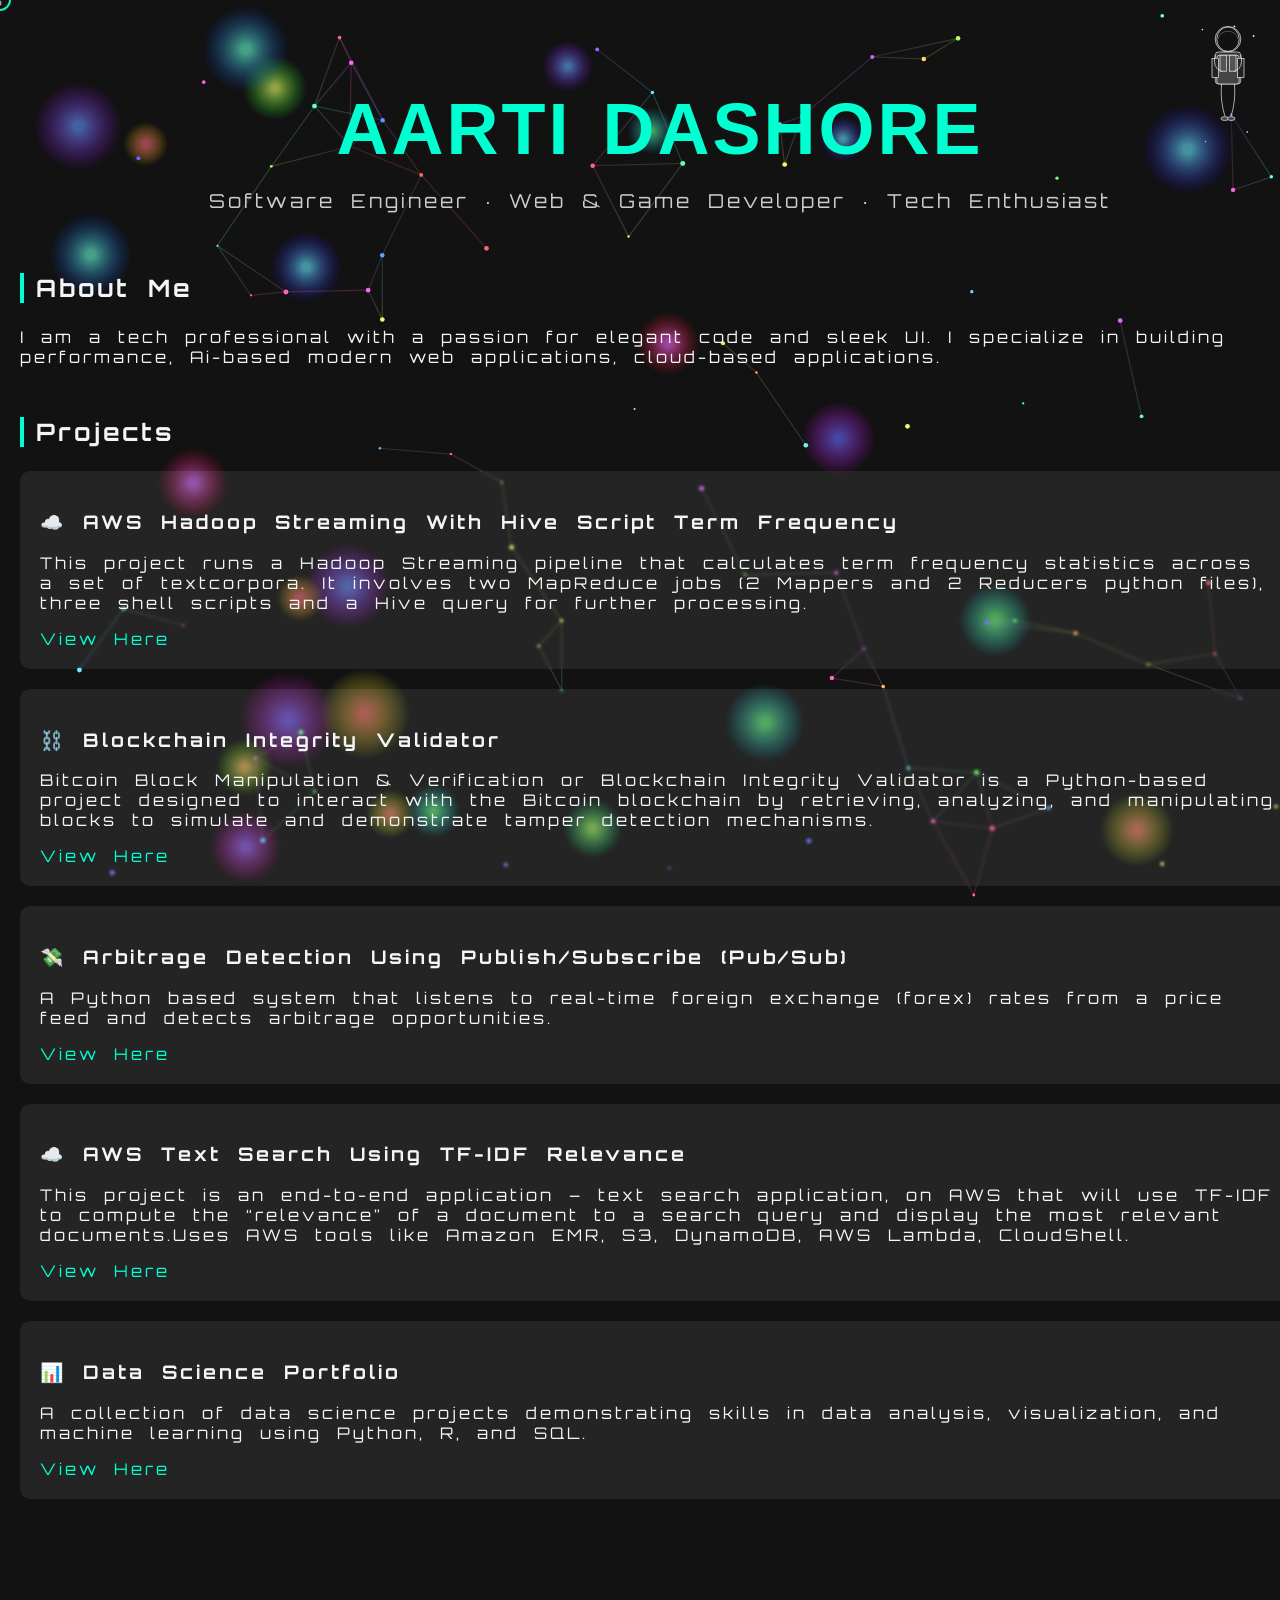
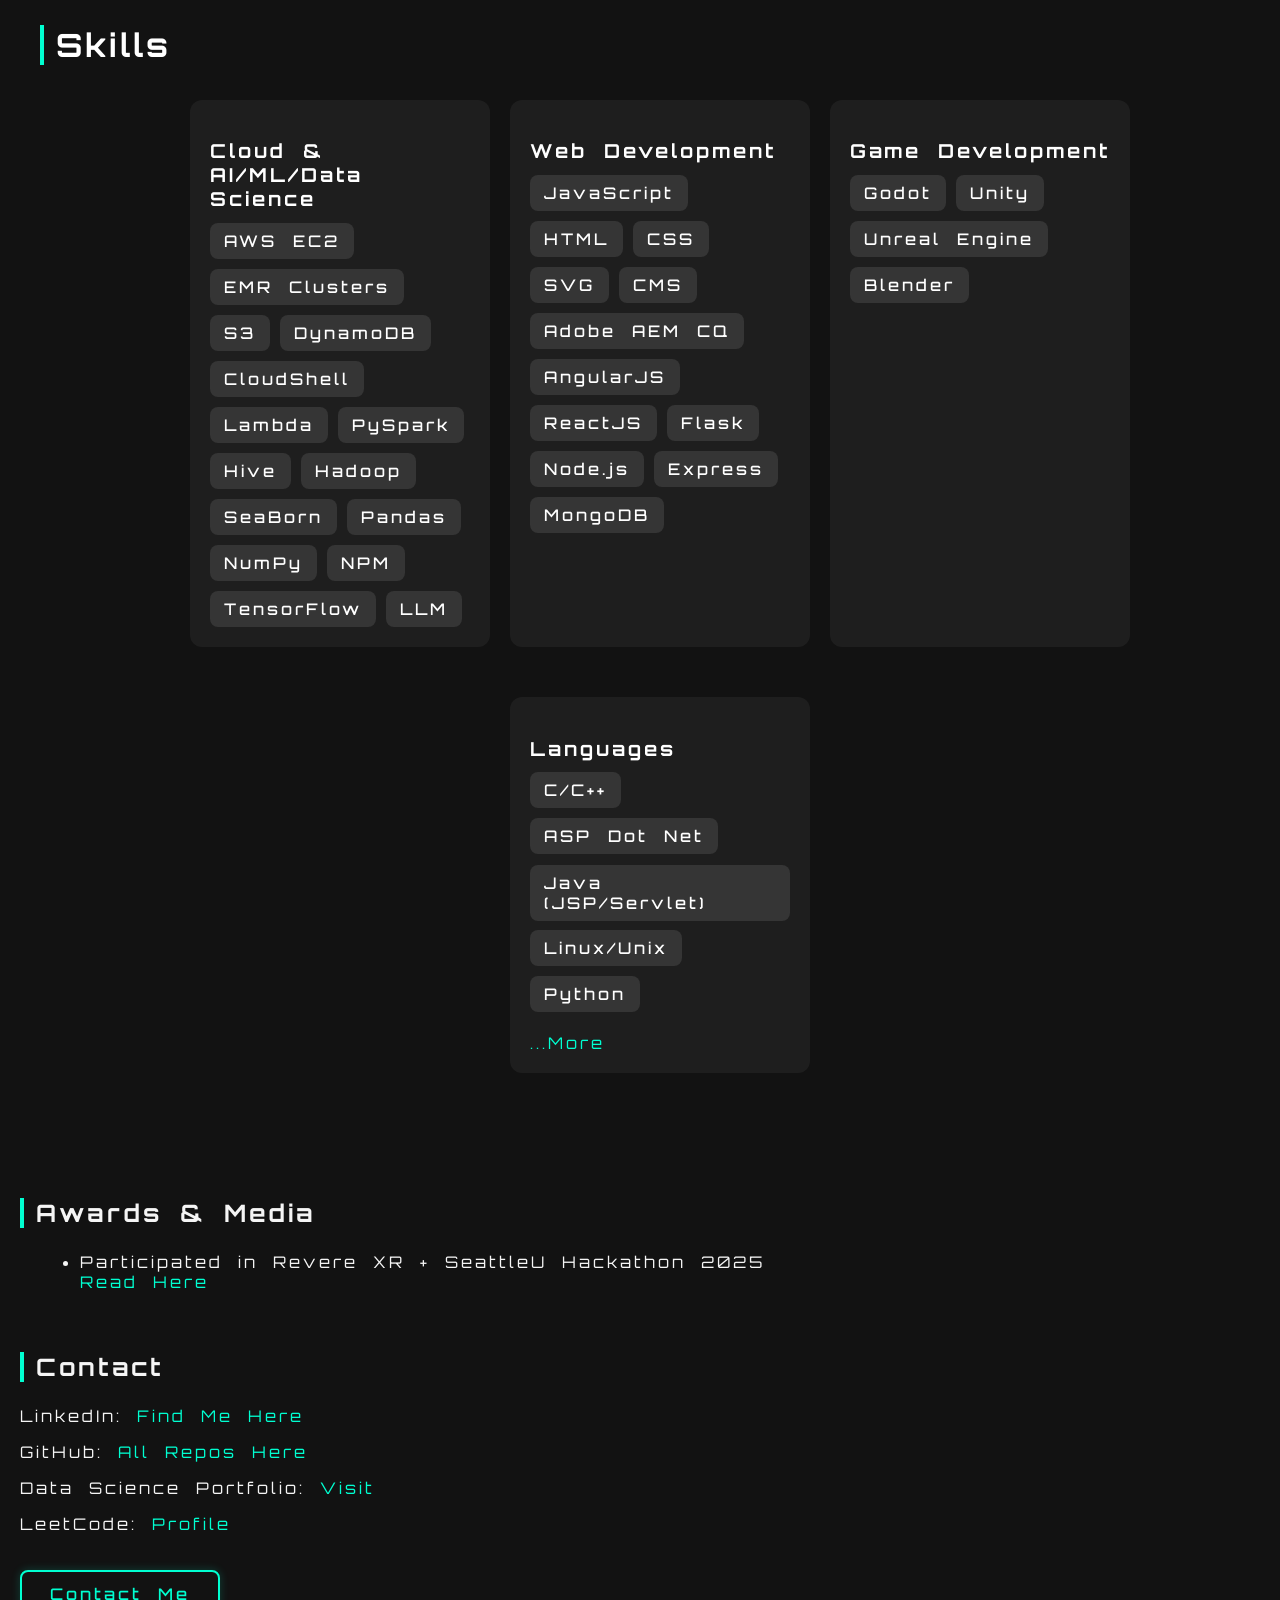
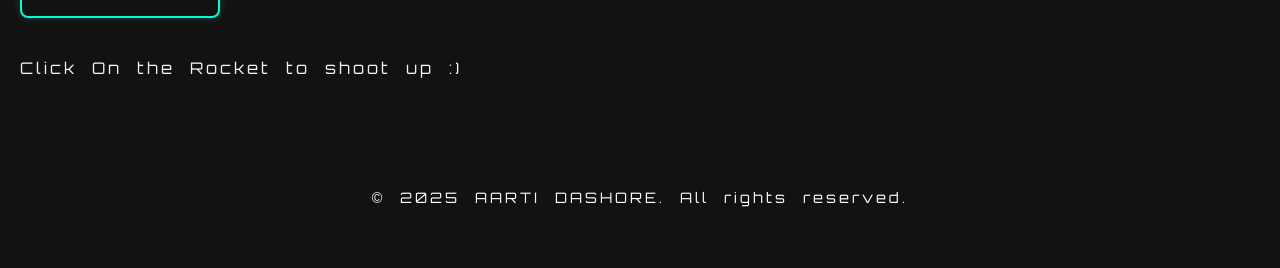
<file: index.html>
<!DOCTYPE html>
<html lang="en">
<head>
  <meta charset="UTF-8" />
  <meta name="viewport" content="width=device-width, initial-scale=1.0"/>
  <title>Aarti Dashore</title>
  <link rel="stylesheet" href="styles.css" />
  <link rel="stylesheet" href="https://fonts.googleapis.com/css2?family=Orbitron&display=swap">
  <link href="https://fonts.cdnfonts.com/css/anurati" rel="stylesheet">
  <style>
    @import url('https://fonts.cdnfonts.com/css/anurati');
  </style>
  
</head>
<body>
    <!--<canvas id="bg-canvas"></canvas>-->
    <canvas id="bg-canvas" style="position:fixed; top:0; left:0; width:100vw; height:100vh; display:block; z-index:-1;"></canvas>

    <div id="astro-container">
    <svg id="astro-svg" viewBox="0 0 200 400" xmlns="http://www.w3.org/2000/svg" stroke="#fff" fill="none" stroke-width="2">
        <!-- Helmet -->
        <circle cx="100" cy="60" r="40" fill="#222" />
        <ellipse cx="100" cy="60" rx="35" ry="38" fill="#111"/>
        <path d="M70,60 a30,25 0 0,1 60,0" stroke="#ccc" stroke-width="1" fill="none"/>

        <!-- Torso and backpack -->
        <rect x="60" y="100" width="80" height="100" rx="10" fill="#333"/>
        <rect x="65" y="110" width="70" height="90" rx="8" fill="#444"/>
        <rect x="75" y="110" width="20" height="50" fill="#555"/>
        <rect x="105" y="110" width="20" height="50" fill="#555"/>
        <rect x="50" y="120" width="20" height="60" fill="#222"/>
        <rect x="130" y="120" width="20" height="60" fill="#222"/>

        <!-- Arms -->
        <path d="M60,110 Q50,150 80,160" />
        <path d="M140,110 Q150,150 120,160" />

        <!-- Legs -->
        <path d="M80,200 Q75,250 90,300" />
        <path d="M120,200 Q125,250 110,300" />

        <!-- Boots -->
        <ellipse cx="90" cy="308" rx="12" ry="6" fill="#444"/>
        <ellipse cx="110" cy="308" rx="12" ry="6" fill="#444"/>

        <!-- Details: panel lines -->
        <line x1="60" y1="120" x2="140" y2="120" stroke="#555" stroke-width="1"/>
        <line x1="60" y1="150" x2="140" y2="150" stroke="#555" stroke-width="1"/>

        <!-- Stars in background -->
        <circle cx="20" cy="30" r="1.5" fill="white"/>
        <circle cx="180" cy="50" r="2" fill="white"/>
        <circle cx="160" cy="350" r="1.5" fill="white"/>
        <circle cx="30" cy="380" r="1" fill="white"/>
        <circle cx="120" cy="20" r="1.8" fill="white"/>
    </svg>

    <svg id="rocket-svg" viewBox="0 0 64 128" width="64" height="128" xmlns="http://www.w3.org/2000/svg" style="display:none;">
        <!-- Rocket body -->
        <path d="M32 4 L24 36 L24 64 Q32 84 40 64 L40 36 Z" fill="#ddd" stroke="#aaa" stroke-width="2"/>
        <!-- Rocket window -->
        <circle cx="32" cy="48" r="8" fill="#121212" stroke="#555" stroke-width="2"/>
        <!-- Fins -->
        <path d="M24 64 L12 76 L24 76 Z" fill="#ccc"/>
        <path d="M40 64 L52 76 L40 76 Z" fill="#ccc"/>
        <!-- Flame -->
        <polygon id="rocket-flame" points="32,64 28,96 36,96" fill="#ff7300" opacity="0.8">
        <animate attributeName="opacity" values="1;.2;1" dur="0.5s" repeatCount="indefinite"/>
        </polygon>
    </svg>
    </div>




  <div id="custom-cursor"></div>

  <div class="container">
    <header>
      <h1>AARTI DASHORE</h1>
      <p class="subtitle">Software Engineer · Web & Game Developer · Tech Enthusiast</p>
    </header>

    <section class="about">
      <h2>About Me</h2>
      <p>I am a tech professional with a passion for elegant code and sleek UI. I specialize in building performance, Ai-based modern web applications, cloud-based applications.</p>
    </section>

    <section class="projects">
      <h2>Projects</h2>
      <div class="project">
        <h3>☁️ AWS Hadoop Streaming With Hive Script Term Frequency</h3>
        <p>This project runs a Hadoop Streaming pipeline that calculates term frequency statistics across a set of textcorpora. It involves two MapReduce jobs (2 Mappers and 2 Reducers python files), three shell scripts and a Hive query for further processing.</p>
        <a href="https://github.com/AartiDashore/AWSHadoopStreamingWithHiveScriptTermFrequency">View Here</a>
      </div>
      <div class="project">
        <h3>⛓️ Blockchain Integrity Validator</h3>
        <p>Bitcoin Block Manipulation & Verification or Blockchain Integrity Validator is a Python-based project designed to interact with the Bitcoin blockchain by retrieving, analyzing, and manipulating blocks to simulate and demonstrate tamper detection mechanisms.</p>
        <a href="https://github.com/AartiDashore/BlockChainIntegrityValidator">View Here</a>
      </div>
      <div class="project">
        <h3>💸 Arbitrage Detection Using Publish/Subscribe (Pub/Sub)</h3>
        <p>A Python based system that listens to real-time foreign exchange (forex) rates from a price feed and detects arbitrage opportunities.</p>
        <a href="https://github.com/AartiDashore/ArbitrageDetectionUsingPublishSubscribe">View Here</a>
      </div>
      <div class="project">
        <h3>☁️ AWS Text Search Using TF-IDF Relevance</h3>
        <p>This project is an end-to-end application – text search application, on AWS that will use TF-IDF to compute the “relevance” of a document to a search query and display the most relevant documents.Uses AWS tools like Amazon EMR, S3, DynamoDB, AWS Lambda, CloudShell.</p>
        <a href="https://github.com/AartiDashore/AWSTextSearchUsingTFIDFRelevance">View Here</a>
      </div>
      <div class="project">
        <h3>📊 Data Science Portfolio</h3>
        <p>A collection of data science projects demonstrating skills in data analysis, visualization, and machine learning using Python, R, and SQL.</p>
        <a href="https://www.datascienceportfol.io/aartidashore">View Here</a>
    </section>


    <section class="skills-section">
      <h2 class="skills-heading">Skills</h2>
      <div class="skills-container">
        <div class="skill-group slide-in-left">
          <h3 class="group-heading">Cloud & AI/ML/Data Science</h3>
          <div class="skill-list">
            <div class="skill-badge">AWS EC2</div>
            <div class="skill-badge">EMR Clusters</div>
            <div class="skill-badge">S3</div>
            <div class="skill-badge">DynamoDB</div>
            <div class="skill-badge">CloudShell</div>
            <div class="skill-badge">Lambda</div>
            <div class="skill-badge">PySpark</div>
            <div class="skill-badge">Hive</div>
            <div class="skill-badge">Hadoop</div>
            <div class="skill-badge">SeaBorn</div>
            <div class="skill-badge">Pandas</div>
            <div class="skill-badge">NumPy</div>
            <div class="skill-badge">NPM</div>
            <div class="skill-badge">TensorFlow</div>
            <div class="skill-badge">LLM</div>
          </div>
        </div>

        <div class="skill-group slide-in-right">
          <h3 class="group-heading">Web Development</h3>
          <div class="skill-list">
            <div class="skill-badge">JavaScript</div>
            <div class="skill-badge">HTML</div>
            <div class="skill-badge">CSS</div>
            <div class="skill-badge">SVG</div>
            <div class="skill-badge">CMS</div>
            <div class="skill-badge">Adobe AEM CQ</div>
            <div class="skill-badge">AngularJS</div>
            <div class="skill-badge">ReactJS</div>
            <div class="skill-badge">Flask</div>
            <div class="skill-badge">Node.js</div>
            <div class="skill-badge">Express</div>
            <div class="skill-badge">MongoDB</div>
          </div>
        </div>

        <div class="skill-group slide-in-bottom">
          <h3 class="group-heading">Game Development</h3>
          <div class="skill-list">
            <div class="skill-badge">Godot</div>
            <div class="skill-badge">Unity</div>
            <div class="skill-badge">Unreal Engine</div>
            <div class="skill-badge">Blender</div>
          </div>
        </div>
        
        <div class="skill-group slide-in-bottom">
          <h3 class="group-heading">Languages</h3>
          <div class="skill-list">
            <div class="skill-badge">C/C++</div>
            <div class="skill-badge">ASP Dot Net</div>
            <div class="skill-badge">Java (JSP/Servlet)</div>
            <div class="skill-badge">Linux/Unix</div>
            <div class="skill-badge">Python</div>
          </div><br>
          <a href="https://github.com/AartiDashore">...More</a>
        </div>
      </div>

    </section>

    <section class="awards-media">
      <h2>Awards & Media</h2>
      <ul>
        <!-- <li>🏆First position & Honoray Mention in the Imagine The World International Photography Competition – 2025 <a href="https://www.seattleu.edu/arts-sciences/imagining-the-world/">VIEW↗️</a>
          <br><a herf="https://www.seattleu.edu/newsroom/2025/a-global-lens.php">Read Full Article Here</a></li> -->
        <li>Participated in Revere XR + SeattleU Hackathon 2025 <br> <a heref="https://www.linkedin.com/pulse/pioneering-future-immersive-storytelling-how-revere-xr-barton-6nvhe">Read Here</a></li>
        <!--<li>Conference Speaker – Tech Summit 2025</li>-->
      </ul>
    </section>

    <section class="contact">
      <h2>Contact</h2>
      <p>LinkedIn: <a href="https://linkedin.com/in/aartidashore">Find Me Here</a></p>
      <p>GitHub: <a href="https://github.com/AartiDashore" target="_blank">All Repos Here</a></p>
      <p>Data Science Portfolio: <a href="https://www.datascienceportfol.io/aartidashore">Visit</a></p>
      <p>LeetCode: <a href="https://leetcode.com/u/aartidashore/">Profile</a></p>
      <a href="mailto:aartidashore1@gmail.com" class="btn-glow">Contact Me</a>
      <br><br>
      <p>Click On the Rocket to shoot up :)</p>
    </section>
  </div>

    <footer class="site-footer">
    © 2025 AARTI DASHORE. All rights reserved.
    </footer>


  <script>
    // Custom cursor movement and hover effects
    const cursor = document.getElementById('custom-cursor');
    let hoverTarget = null;

    document.addEventListener('mousemove', e => {
      cursor.style.top = e.clientY + 'px';
      cursor.style.left = e.clientX + 'px';
    });

    function onMouseOver(e) {
      const el = e.target;

      if (el.closest('a')) {
        document.body.classList.add('hover-link');
        hoverTarget = 'link';
      } else if (el.closest('.btn-glow')) {
        document.body.classList.add('hover-button');
        hoverTarget = 'button';
      } else if (el.closest('h1, h2, h3')) {
        document.body.classList.add('hover-heading');
        hoverTarget = 'heading';
      }
    }

    function onMouseOut(e) {
      if (hoverTarget) {
        document.body.classList.remove('hover-link', 'hover-button', 'hover-heading');
        hoverTarget = null;
      }
    }

    document.body.addEventListener('mouseover', onMouseOver);
    document.body.addEventListener('mouseout', onMouseOut);

    // Scroll-triggered animations that restart every time
    const animatedElements = document.querySelectorAll('header, section, .project, h1, h2, h3, p, .btn-glow');

    const observerOptions = { threshold: 0.15 };

    const observer = new IntersectionObserver((entries) => {
      entries.forEach(entry => {
        if (entry.isIntersecting) {
          entry.target.classList.add('animated-visible');
          entry.target.style.animationPlayState = 'running';
          // Restart animation by resetting animation property
          entry.target.style.animation = 'none';
          entry.target.offsetHeight; // trigger reflow
          entry.target.style.animation = null;
        } else {
          entry.target.classList.remove('animated-visible');
          entry.target.style.animationPlayState = 'paused';
        }
      });
    }, observerOptions);

    animatedElements.forEach(el => {
      el.style.animationPlayState = 'paused'; // initially paused
      observer.observe(el);
    });
    
    document.addEventListener('mousemove', e => {
      cursor.style.top = e.clientY + 'px';
      cursor.style.left = e.clientX + 'px';
    });

    function onMouseOver(e) {
      const el = e.target;

      if (el.closest('a')) {
        document.body.classList.add('hover-link');
        hoverTarget = 'link';
      } else if (el.closest('.btn-glow')) {
        document.body.classList.add('hover-button');
        hoverTarget = 'button';
      } else if (el.closest('h1, h2, h3, .skill')) {
        document.body.classList.add('hover-heading');
        hoverTarget = 'heading';
      }
    }

    function onMouseOut() {
      if (hoverTarget) {
        document.body.classList.remove('hover-link', 'hover-button', 'hover-heading');
        hoverTarget = null;
      }
    }

    document.body.addEventListener('mouseover', onMouseOver);
    document.body.addEventListener('mouseout', onMouseOut);

    // Scroll-triggered Skill Reveal Animation
    const skillBadges = document.querySelectorAll('.skill');

    const observer1 = new IntersectionObserver((entries, obs) => {
      entries.forEach(entry => {
        if (entry.isIntersecting) {
          entry.target.classList.add('skill-visible');
          entry.target.classList.remove('skill-hidden');
          obs.unobserve(entry.target);
        }
      });
    }, { threshold: 0.3 });

    skillBadges.forEach(badge => {
      badge.classList.add('skill-hidden'); // Initial hidden state
      observer1.observe(badge);
    });
    
   
    const skillGroups = document.querySelectorAll('.skill-group');

    const groupObserver = new IntersectionObserver((entries, obs) => {
      entries.forEach(entry => {
        if (entry.isIntersecting) {
          entry.target.classList.add('animated-visible');
          obs.unobserve(entry.target); // Only animate once
        }
      });
    }, { threshold: 0.3 });

    skillGroups.forEach(group => groupObserver.observe(group));


  </script>
  <script src="bg.js" defer></script>
  <script src="astro.js"></script>
</body>
</html>
</file>
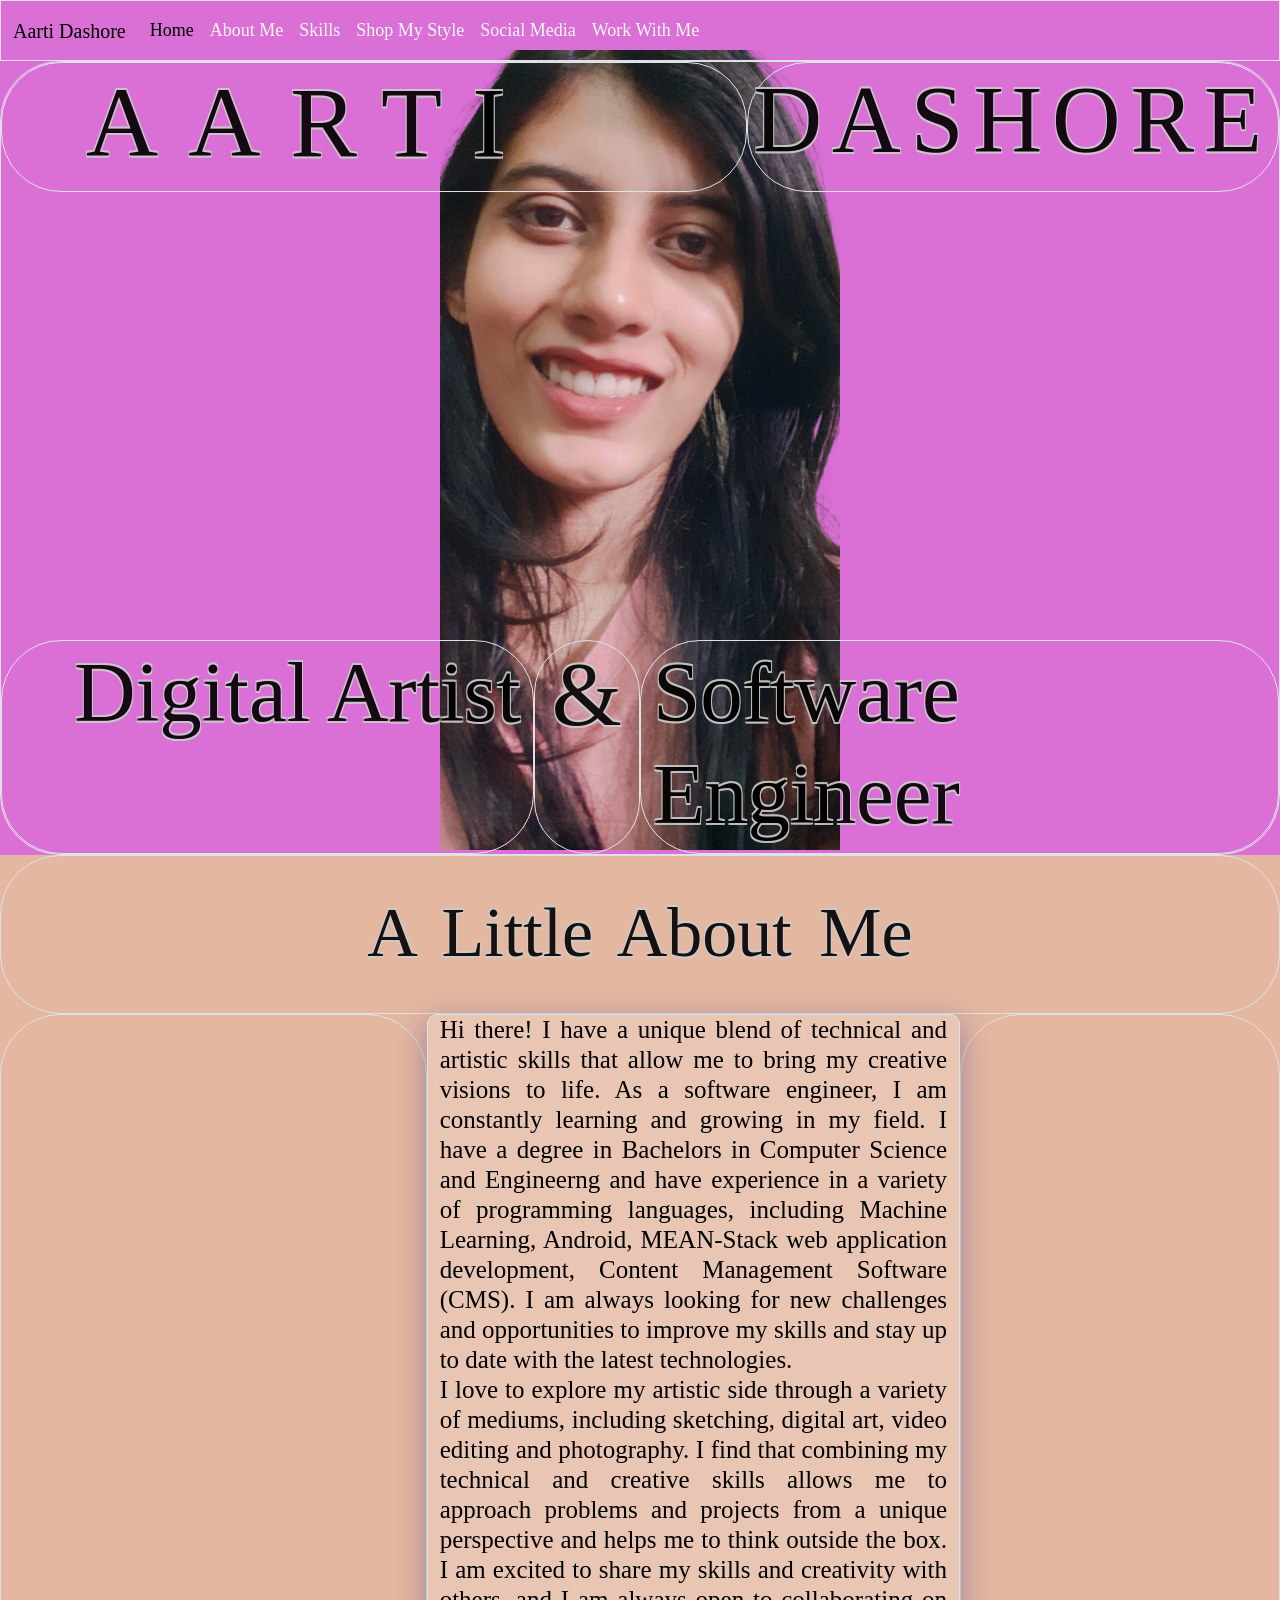
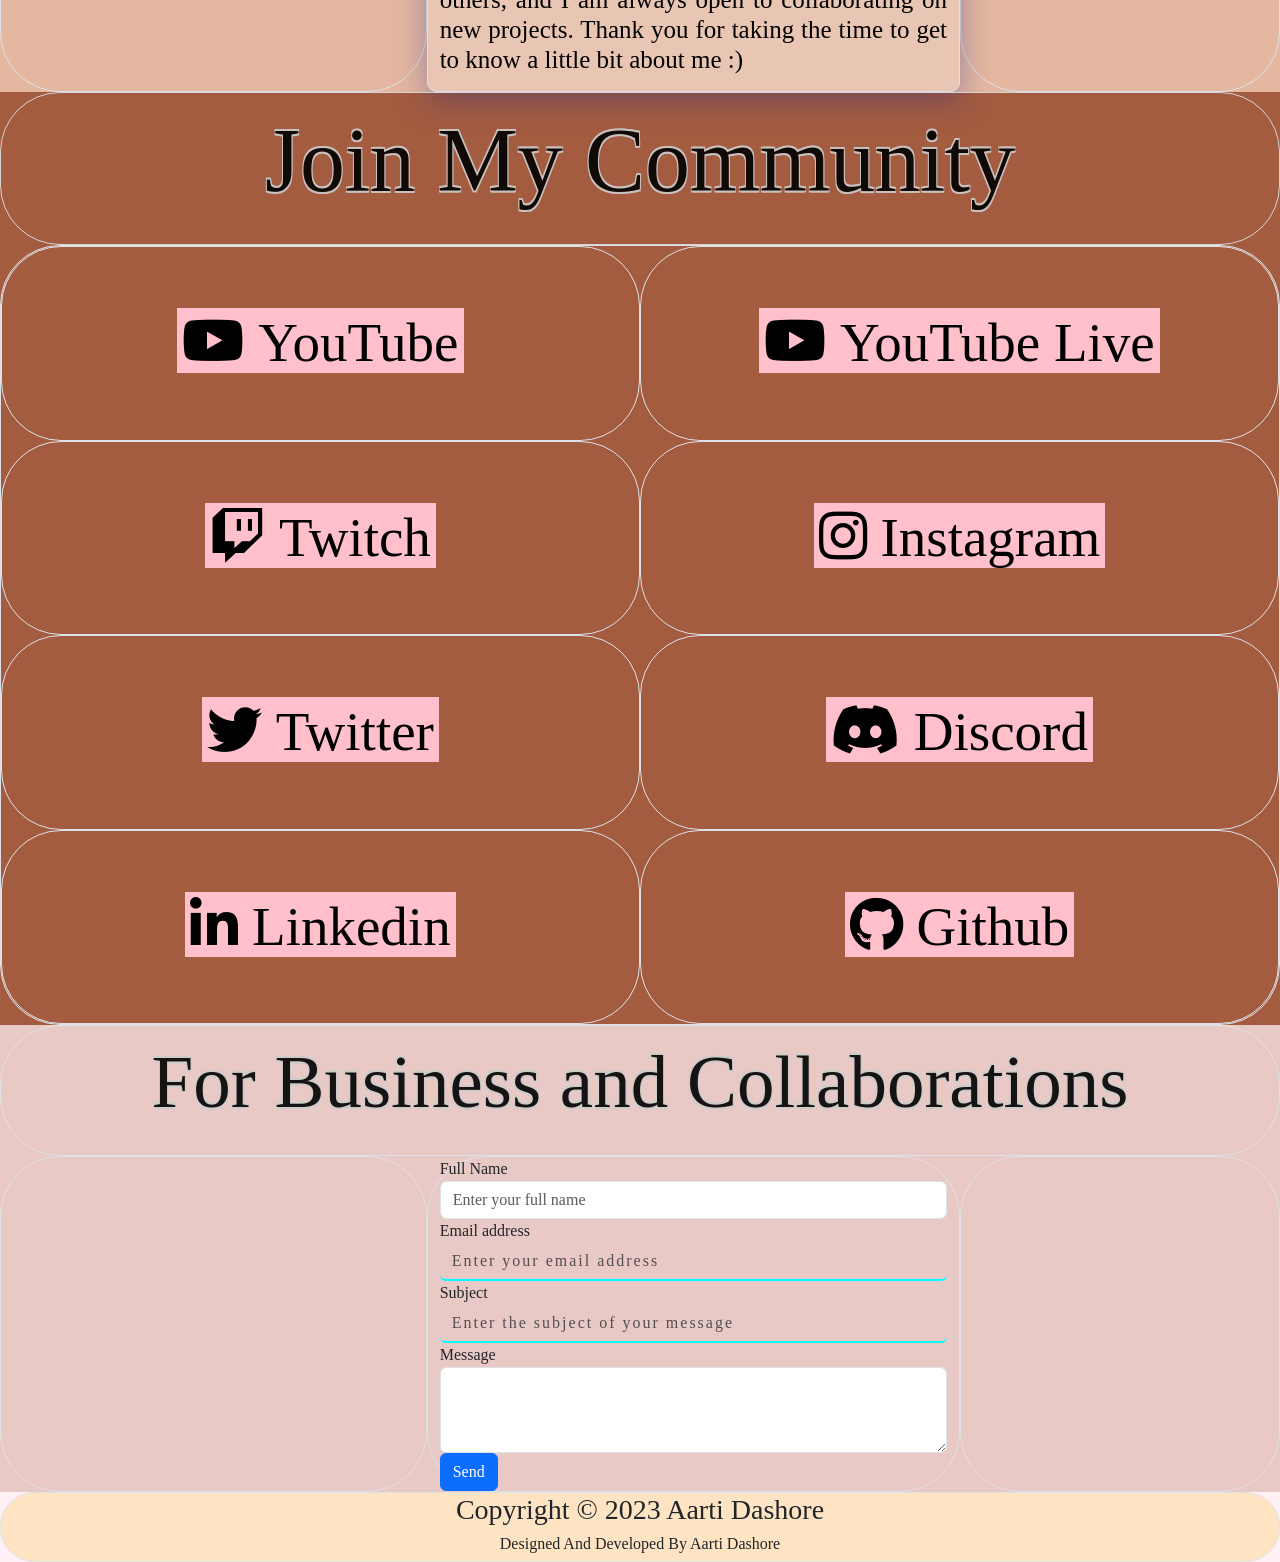
<file: aartidashorehome.html>
<!DOCTYPE html>
<html lang="en">
<head>
  <title>Bootstrap Example</title>
  <meta charset="utf-8">
  <meta name="viewport" content="width=device-width, initial-scale=1">
  <link href="https://cdn.jsdelivr.net/npm/bootstrap@5.2.3/dist/css/bootstrap.min.css" rel="stylesheet">
  <script src="https://cdn.jsdelivr.net/npm/bootstrap@5.2.3/dist/js/bootstrap.bundle.min.js"></script>
  <link rel="stylesheet" href="https://cdnjs.cloudflare.com/ajax/libs/font-awesome/5.11.2/css/all.css">
  <script src="https://ajax.googleapis.com/ajax/libs/jquery/3.6.1/jquery.min.js"></script>
  <link rel="stylesheet" href="aartidashorehome.css">
  <script src="aartidashorehome.js"></script>
  <?php include('aartidashorehomecontact.php');?>
</head>
<body>

  <!--<div class="container-fluid">
    <div class="row">
      <div class="col border">Column 1</div>
      <div class="col border">Column 2</div>
      <div class="col border">Column 3</div>
      <div class="col border">Column 4</div>
      <div class="col border">Column 5</div>
      <div class="col border">Column 6</div>
      <div class="col border">Column 7</div>
      <div class="col border">Column 8</div>
      <div class="col border">Column 9</div>
      <div class="col border">Column 10</div>
      <div class="col border">Column 11</div>
      <div class="col border">Column 12</div>

    </div>
  </div> -->


  <section class="homesection">
    <nav class="navbar navbar-expand-lg border">
      <div class="container-fluid">
        <a class="navbar-brand" href="#">Aarti Dashore</a>
        <button class="navbar-toggler" type="button" data-bs-toggle="collapse" data-bs-target="#navbarNavAltMarkup" aria-controls="navbarNavAltMarkup" aria-expanded="false" aria-label="Toggle navigation">
          <span class="navbar-toggler-icon"></span>
        </button>
        <div class="collapse navbar-collapse" id="navbarNavAltMarkup">
          <div class="navbar-nav">
            <hr>
            <a class="nav-link active" aria-current="page" href="#">Home</a>
            <a class="nav-link" href="#">About Me</a>
            <a class="nav-link" href="#">Skills</a>
            <a class="nav-link" href="#">Shop My Style</a>
            <a class="nav-link" href="#">Social Media</a>
            <a class="nav-link" href="#">Work With Me</a>
          </div>
        </div>
      </div>
    </nav>


  <div class="container-fluid border" id="homediv">
    <div class="row">
      <div class="col-lg-7 d-flex border">
        <h1 id="homename1">AARTI</h1>
      </div>
      <div class="col-lg-5 d-flex justify-content-center border">
        <h1 id="homename2">DASHORE</h1>
      </div>
      <p>
        <br><br><br><br><br><br><br><br><br>
        <br><br><br><br><br><br><br><br><br>
      </p>
  </div>
  <div class="row">
    <div class="col-lg-5 d-flex justify-content-end border">
      <h1 id="homeprofession1">Digital Artist</h1>
    </div>
    <div class="col-md-1 d-flex justify-content-center border">
      <h1 id="homeprofession2">&</h1>
    </div>
    <div class="col d-flex border">
      <h1 id="homeprofession3">Software Engineer</h1>
    </div>
  </div>
  </div>
</section>

<!-- =========ABOUT ME============================ -->

<section class="aboutmesection justify-content-center" id="aboutmepic">
  
  <div class="container-fluid">
    <div class="row">
      <div class="col d-flex justify-content-center border">
        <h1 id="aboutmetitle">A Little About Me</h1>
      </div>
    </div>
    
      <div class="row">
        <div class="col justify-content-center border">
          <!--<p>fsojfod
            <br><br><br><br><br><br><br><br>
            <br><br><br><br><br><br><br><br>
          </p>-->
        </div>
        <div class="col-md-5 order-1 align-items-center border" id="aboutmetext">
          <p><span>Hi there! I have a unique blend of technical and artistic skills that allow me to bring my creative visions to life.
              As a software engineer, I am constantly learning and growing in my field. I have a degree in Bachelors in Computer Science and Engineerng and have experience in a variety of programming languages, including Machine Learning, Android, MEAN-Stack web application development, Content Management Software (CMS). I am always looking for new challenges and opportunities to improve my skills and stay up to date with the latest technologies.<br>
              I love to explore my artistic side through a variety of mediums, including sketching, digital art, video editing and photography. I find that combining my technical and creative skills allows me to approach problems and projects from a unique perspective and helps me to think outside the box.
              I am excited to share my skills and creativity with others, and I am always open to collaborating on new projects.
              Thank you for taking the time to get to know a little bit about me :)</span>
          </p>
        </div>
        <div class="col-md-3 order-1 align-items-end border"></div>
      </div>
    </div>
  </div>
</section>
  <!--===========Social Media======================= -->

  <div class="container-fluid" id="socialmediapic">
    <div class="row">
      <div class="col d-flex justify-content-center border" id="socialmediatitle">
        <p>Join My Community</p>
      </div>
    </div>
    <div class="row">
      <div class="col justify-content-center border">
        <div class="social-buttons" id="socialmediabuttons">
          <div class="row">
            <div class="col d-flex justify-content-center border" id="youtubechanel1">
              <a href="https://www.youtube.com/@DewNyx"><i class="fab fa-youtube"> YouTube</i></a>
            </div>
            <div class="col d-flex justify-content-center border" id="youtubechanel2">
              <a href="https://www.youtube.com/@DewNyxLive"><i class="fab fa-youtube"> YouTube Live</i></a>
            </div>
          </div>
          <div class="row">
            <div class="col d-flex justify-content-center border" id="twitch">
              <a href="https://www.twitch.tv/dewnyxlive"><i class="fab fa-twitch"> Twitch</i></a>
            </div>
            <div class="col d-flex justify-content-center border" id="instagram">
              <a href="https://www.instagram.com/dewnyx"><i class="fab fa-instagram"> Instagram</i></a>
            </div>
          </div>
          <div class="row">
            <div class="col d-flex justify-content-center border" id="twitter">
              <a href="https://twitter.com/aartidashore"><i class="fab fa-twitter"> Twitter</i></a>
            </div>
            <div class="col d-flex justify-content-center border" id="discord">
              <a href="#"><i class="fab fa-discord"> Discord</i></a>
            </div>
          </div>
          <div class="row">
            <div class="col d-flex justify-content-center border" id="linkedin">
              <a href="#"><i class="fab fa-linkedin-in"> Linkedin</i></a>
              </div>
              <div class="col d-flex justify-content-center border" id="github">
              <a href="#"><i class="fab fa-github"> Github</i></a>
            </div>
          </div>
        </div>
      </div>
    </div>
  </div>
<!--===================Contact================== -->



  <div class="container-fluid" id="contactpic">
    <div class="row">
      <div class="col justify-content-center border">
        <p class="contacttitle">For Business and Collaborations</p>
      </div>
    </div>
    <div class="row">
      <div class="col border"></div>
        <!--<div class="col-md-5 order-1 align-items-center border">
          <div class="contact-wrap border" id="contactemailform">
            <div class="contactformtitle"><p class="contactformtitle text-center border">Get in touch with me</p></div>
            <div id="form-message-warning" class="warningmsg text-center border">iuhiuhifurhe</div>
            <div id="form-message-success" class="successmsg text-center border">Your message was sent, thank you!</div>
            <form action="aartidashorehomecontact.php" method="POST" id="contactForm" name="contactForm" class="contactForm border">
              <div class="row border">
                <div class="col-md-12 border">Name:
                  <div class="form-group border">
                    <input type="text" class="form-control" name="name" id="name" value="suydfyts" placeholder="Full Name" required>
                    <div class="errorname border"><p>Please enter your name*</p></div>
                  </div>
                </div>
                <div class="col-md-12 border">Email ID:
                  <div class="form-group border">
                    <input type="email" class="form-control" name="email" id="email" placeholder="Your Email ID" required>
                    <div class="erroremail border"><p>Please enter your email ID*</p></div>
                  </div>
                </div>
                <div class="col-md-12 border">Subject:
                  <div class="form-group border">
                    <input type="text" class="form-control"data-animation="true" name="subject" id="subject" placeholder="Business/Collaborations/Others (Please Specify)" required>
                    <div class="errorsubject border"><p>Please enter the subject*</p></div>
                  </div>
                </div>
                <div class="col-md-12 border">Message:
                  <div class="form-group mb-4 border">
                    <textarea name="message" class="form-control" id="message" cols="30" rows="8" placeholder="Your Message Here"></textarea>
                  </div>
                </div>
                <div class="col-md-12 border">
                  <div class="form-group mb-4 border">
                    <input type="submit" value="Send Message" onclick="sendemail()" class="btn" style='background: bisque';>
                    <div class="submitting"></div>
                  </div>
                </div>
              </div>
            </form>
          </div>
        </div>-->
        <div class="col-md-5 order-1 align items-center border">
          <form action="sendemail.php" method="post">
            <div class="form-group">
              <label for="fullname">Full Name</label>
              <input type="text" class="form-control" id="fullname" name="fullname" placeholder="Enter your full name">
            </div>
            <div class="form-group">
              <label for="email">Email address</label>
              <input type="email" class="form-control" id="email" name="email" placeholder="Enter your email address">
            </div>
            <div class="form-group">
              <label for="subject">Subject</label>
              <input type="text" class="form-control" id="subject" name="subject" placeholder="Enter the subject of your message">
            </div>
            <div class="form-group">
              <label for="message">Message</label>
              <textarea class="form-control" id="message" name="message" rows="3"></textarea>
            </div>
            <button type="submit" class="btn btn-primary">Send</button>
          </form>
          
        </div>
      <div class="col-md-3 order-1 align-items-end border"></div>  
    </div>
  </div>

  





<!--================Footer============================== -->
  <div class="container-fluid" style="background-color: bisque;">
    <div class="row">
      <div class="col justify-content-center border">
        <h3 class="text-center">Copyright ©️ 2023 Aarti Dashore</h3>
        
        <h6 class="text-center">Designed And Developed By Aarti Dashore</h6>
      </div>
    </div>
  </div>





  


</body>
</html>
</file>
<file: styles.css>
body {
  margin: 0;
  padding: 0;
  background-color: #121212;
  color: #f5f5f5;
  animation: fadeSlideUp 0.8s ease-in-out;
  cursor: default;
  font-family: 'Orbitron', sans-serif;
  word-spacing: 8px;
  letter-spacing: 3px;
}

#bg-canvas {
  position: fixed;
  top: 0;
  left: 0;
  width: 100vw;
  height: 100vh;
  z-index: -1;
  background: #121212;
}



#astro-container {
  position: fixed;
  top: 20px;
  right: 20px;
  width: 64px;
  height: 128px;
  z-index: 9999;
  transform-origin: center top;
  cursor: pointer;
}

#astro-svg, #rocket-svg {
  width: 100%;
  height: 100%;
  animation: float 3.5s ease-in-out infinite;
}

@keyframes float {
  0%, 100% { transform: translateY(0); }
  50% { transform: translateY(-10px); }
}





/* Custom Cursor */
#custom-cursor {
  position: fixed;
  top: 0;
  left: 0;
  width: 18px;
  height: 18px;
  border: 2px solid #00ffd1;
  border-radius: 50%;
  pointer-events: none;
  transform: translate(-50%, -50%);
  transition: width 0.3s ease, height 0.3s ease, background-color 0.3s ease, border-color 0.3s ease;
  z-index: 9999;
  mix-blend-mode: difference;
  background: transparent;
  will-change: transform, width, height, background-color, border-color;
}

/* Cursor hover styles */
.hover-link #custom-cursor {
  width: 40px;
  height: 40px;
  background-color: #00ffd1;
  border-color: transparent;
}

.hover-button #custom-cursor {
  width: 30px;
  height: 30px;
  background-color: transparent;
  border-color: #00ffd1;
}

.hover-heading #custom-cursor {
  width: 25px;
  height: 25px;
  background-color: #00a88f99;
  border-color: #00a88f;
}

/* Hide native cursor on interactive elements */
a, .btn-glow, .project h3, h1, h2, h3 {
  cursor: none;
}

/* Text elements keep default cursor */
body, p, section {
  cursor: default;
}

/* Container */
.container {
  width: 100%;
  max-width: 1500px;
  margin: 0 auto;
  padding: 40px 20px;
}

/* Header */
header {
  text-align: center;
  margin-bottom: 60px;
  animation: fadeSlideUp 1s ease-out forwards;
}

/* Headings and subtitles */
h1 {
  font-size: 4.5rem;
  margin-bottom: 0.2em;
  color: #00ffd1;
  animation: fadeIn 1s ease-in;
  transition: color 0.3s ease, text-shadow 0.3s ease;
  font-family: 'Anurati', sans-serif;
}

h1:hover {
  color: #00fff0;
  text-shadow: 0 0 12px #00ffd1, 0 0 20px #00ffd1;
  cursor: pointer;
}

.subtitle {
  color: #ccc;
  font-size: 1.2rem;
  animation: fadeIn 1.2s ease-in;
}

/* Sections */
section {
  margin-bottom: 50px;
  animation: fadeSlideUp 1s ease-out forwards;
}

h2 {
  border-left: 4px solid #00ffd1;
  padding-left: 12px;
  font-size: 1.5rem;
  margin-bottom: 1em;
  animation: fadeSlideRight 1s ease-out forwards;
  transition: color 0.3s ease, text-shadow 0.3s ease;
}

h2:hover {
  color: #00fff0;
  text-shadow: 0 0 12px #00ffd1, 0 0 20px #00ffd1;
  cursor: pointer;
}

/* Projects */
.project {
  background: rgba(255, 255, 255, 0.08);
  border-radius: 10px;
  backdrop-filter: blur(1.5px);
  box-shadow: 0 0 0 transparent;
  transition: box-shadow 0.3s ease;
  padding: 20px;
  margin-bottom: 20px;
  transition: transform 0.3s ease, box-shadow 0.3s ease;
  animation: fadeSlideRight 1.2s ease-out forwards;
}

.project:hover {
  transform: translateY(-6px) scale(1.03);
  box-shadow: 0 0 20px #00ffd1aa;
}

/* Skills */
/* Container for the entire skills section */
.skills-section {
  padding: 60px 20px;
  color: white;
  display: flex;
  flex-direction: column;
  align-items: flex-start;
}

/* Section heading */
.skills-section h2 {
  font-size: 2rem;
  margin-bottom: 20px;
}

/* Outer skill group box */
.skill-group {
  margin: 15px 0;
  padding: 20px;
  background: rgba(255, 255, 255, 0.08);
  border-radius: 10px;
  backdrop-filter: blur(1.5px);
  box-shadow: 0 0 0 transparent;
  transition: box-shadow 0.3s ease;
  max-width: 100%;
  width: fit-content;
  display: inline-block;
  animation-duration: 0.8s;
  animation-fill-mode: both;
  opacity: 0;
  transform: translateY(20px);
}

/* Glow + slide-in animations */
.skill-group.visible {
  opacity: 1;
  transform: translateY(0);
}

.skill-group:hover {
  box-shadow: 0 0 15px #00ffd1aa;
}

/* Group heading */
.skill-group h3 {
  margin-bottom: 12px;
  color: white;
  font-size: 1.2rem;
  transition: text-shadow 0.3s ease;
}

.skill-group h3:hover {
  text-shadow: 0 0 8px #00ffd1;
}

/* Skill badges */
.skill-badges {
  display: flex;
  flex-wrap: wrap;
  gap: 12px;
}

.skill-badge {
  position: relative;
  background: rgba(255, 255, 255, 0.1);
  padding: 8px 14px;
  border-radius: 8px;
  color: white;
  font-weight: 500;
  cursor: pointer;
  overflow: hidden;
  transition: transform 0.3s ease, box-shadow 0.3s ease, color 0.3s ease;
}

/* Shine effect */
.skill-badge::before {
  content: '';
  position: absolute;
  top: 0;
  left: -75%;
  width: 50%;
  height: 100%;
  background: linear-gradient(120deg, transparent, rgba(255, 255, 255, 0.5), transparent);
  transform: skewX(-20deg);
  opacity: 0;
}

.skill-badge:hover::before {
  animation: shine 0.8s ease forwards;
}

@keyframes shine {
  0% {
    left: -75%;
    opacity: 0;
  }
  50% {
    opacity: 0.8;
  }
  100% {
    left: 125%;
    opacity: 0;
  }
}

.skill-badge:hover {
  transform: scale(1.1);
  color: #00ffd1;
  box-shadow: 0 0 10px #00ffd1, 0 0 25px #00ffd1aa;
}


/* Skill Group Box */

/* Skill Group (Outer Box) */
.skills-section {
  padding: 50px 20px;
}

.skills-heading {
  margin-bottom: 40px;
  color: white;
}

/* Skill Container Layout */
.skills-container {
  display: flex;
  flex-wrap: wrap;
  gap: 20px;
  justify-content: center;
}

/* Skill Group Boxes */
.skill-group {
  background: rgba(255, 255, 255, 0.05);
  border-radius: 12px;
  padding: 20px;
  min-width: 200px;
  max-width: 300px;
  flex: 1 1 auto;
  box-sizing: border-box;
  transition: transform 0.5s ease, box-shadow 0.4s ease;
  opacity: 0;
}

/* Skill Group Hover Glow */
.skill-group:hover {
  box-shadow: 0 0 15px #00ffd1, 0 0 40px #00ffd1aa;
}

/* Group Heading */
.group-heading {
  font-size: 1.4rem;
  margin-bottom: 15px;
  color: white;
  transition: color 0.3s ease, text-shadow 0.3s ease;
}

.group-heading:hover {
  color: #00ffd1;
  text-shadow: 0 0 8px #00ffd1, 0 0 16px #00ffd1aa;
}

/* Skill List */
.skill-list {
  display: flex;
  flex-wrap: wrap;
  gap: 10px;
}

/* Individual Skill Badge */
.skill-badge {
  background: rgba(255, 255, 255, 0.1);
  padding: 8px 14px;
  border-radius: 8px;
  color: white;
  font-weight: 500;
  cursor: pointer;
  transition: transform 0.3s ease, box-shadow 0.3s ease, color 0.3s ease;
}

.skill-badge:hover {
  transform: scale(1.1);
  color: #00ffd1;
  box-shadow: 0 0 10px #00ffd1, 0 0 25px #00ffd1aa;
}

/* Slide-in Animations */
.slide-in-left {
  transform: translateX(-60px);
}

.slide-in-right {
  transform: translateX(60px);
}

.slide-in-top {
  transform: translateY(-60px);
}

.slide-in-bottom {
  transform: translateY(60px);
}

.skill-group.animated-visible {
  opacity: 1;
  transform: translateX(0) translateY(0);
  transition: transform 0.6s ease, opacity 0.6s ease;
}



/* Awards & Media section */
.awards-media {
  margin: 60px 0;
}
.awards-media ul {
  list-style-type: disc;
  margin-left: 20px;
}
.awards-media li:hover {
  color: #00ffd1cc;
  background-color: #1e1e1e;
  padding: 20px;
  border-radius: 10px;
  margin-bottom: 20px;
  transition: transform 0.3s ease, box-shadow 0.3s ease;
  animation: fadeSlideRight 1.2s ease-out forwards;
  transform: translateY(-6px) scale(1.03);
  box-shadow: 0 0 20px #00ffd1aa;
}

/* Links */
a {
  color: #00ffd1;
  text-decoration: none;
  transition: color 0.3s ease, text-shadow 0.3s ease;
}

a:hover {
  text-decoration: underline;
  color: #00e6c3;
  text-shadow: 0 0 8px #00ffd1, 0 0 16px #00ffd1;
}

/* Paragraphs */
p {
  transition: color 0.3s ease;
}

p:hover {
  color: #00ffd1cc;
}


/* Footer */
footer {
  text-align: center;
  padding: 20px 0;
  color: #777;
  background: transparent;
  color: white;
  position: relative;
  z-index: 1;
  font-size: 0.9rem;
  pointer-events: none;
}
.site-footer {
  background: transparent;
  color: white;
  text-align: center;
  padding: 20px 16px;
  font-size: 0.9rem;
  position: relative;
  z-index: 0;
  min-height: 60px;
  overflow: visible;
  pointer-events: auto; /* allows clicking on rocket behind/above footer */
}

@media (max-width: 600px) {
  .site-footer {
    font-size: 0.75rem;
    padding: 30px 12px;
  }
}


/* Glow Button with Modern Animation */
.btn-glow {
  display: inline-block;
  margin-top: 20px;
  padding: 12px 28px;
  font-size: 1rem;
  font-weight: 500;
  color: #00ffd1;
  background-color: transparent;
  border: 2px solid #00ffd1;
  border-radius: 8px;
  text-decoration: none;
  position: relative;
  transition: all 0.3s ease-in-out;
  overflow: hidden;
  box-shadow: 0 0 10px rgba(0, 255, 209, 0.2);
  animation: glowPulse 2.5s infinite ease-in-out, fadeSlideUp 1.4s ease-out forwards;
}

.btn-glow::before {
  content: '';
  position: absolute;
  top: -50%;
  left: -50%;
  width: 200%;
  height: 200%;
  background: radial-gradient(circle, rgba(0,255,209,0.3) 0%, transparent 80%);
  transform: scale(0);
  transition: transform 0.4s ease-out;
  z-index: 0;
}

.btn-glow:hover::before {
  transform: scale(1);
}

.btn-glow:hover {
  background-color: #00ffd120;
  box-shadow: 0 0 20px rgba(0, 255, 209, 0.6);
  color: #ffffff;
  border-color: #00e6c3;
}

.btn-glow:active {
  transform: scale(0.98);
  box-shadow: 0 0 5px rgba(0, 255, 209, 0.4);
}

/* Responsive Design */
@media (max-width: 600px) {
  body {
    padding: 0 10px;
  }

  h1 {
    font-size: 2rem;
  }

  .container {
    padding: 30px 15px;
    max-width: 100%;
  }

  h2 {
    font-size: 1.3rem;
  }

  .project {
    padding: 15px;
  }
}

/* Animations */
@keyframes fadeIn {
  from { opacity: 0; transform: translateY(10px); }
  to { opacity: 1; transform: translateY(0); }
}

@keyframes fadeSlideUp {
  from {
    opacity: 0;
    transform: translateY(20px);
  }
  to {
    opacity: 1;
    transform: translateY(0);
  }
}

@keyframes fadeSlideRight {
  from {
    opacity: 0;
    transform: translateX(-20px);
  }
  to {
    opacity: 1;
    transform: translateX(0);
  }
}

@keyframes glowPulse {
  0% {
    box-shadow: 0 0 10px rgba(0, 255, 209, 0.2);
  }
  50% {
    box-shadow: 0 0 20px rgba(0, 255, 209, 0.6);
  }
  100% {
    box-shadow: 0 0 10px rgba(0, 255, 209, 0.2);
  }
}

/* Pause animations initially until revealed */
.animated-visible {
  animation-play-state: running !important;
}
</file>
<file: aartidashorehome.css>
body{
    background-color: lavenderblush;
    font-family: 'impact';
}
div{
    border-radius: 60px;
}


/**************************Home**********************************/
.homesection{
    background-color: orchid;
    background-image: url('removebg/mypic1.png');
    background-image: 200 200%;
    /*background-color: purple;*/
    background-repeat: no-repeat;
    background-position: center;
    background-attachment: fixed;
    background-size: 25em 50em;
}

.nav-link{
    color: whitesmoke;
    /*font-weight: bold;*/
    font-size: large;
}

#homename1{
    color: black;
    /*font-weight: bolder;*/
    font-size: 100px;
    letter-spacing: 30px;
    text-shadow: -1px 2px 0 #ccc,
                1px 2px 0 #ccc,
                1px -2px 0 #ccc,
                -1px -2px 0 #ccc;
    opacity: 90%;
    padding-left: 10%;
}
#homename2{
    color: black;
    /*font-weight: bolder;*/
    font-size: 95px;
    letter-spacing: 10px;
    text-shadow: -1px 2px 0 #ccc,
                1px 2px 0 #ccc,
                1px -2px 0 #ccc,
                -1px -2px 0 #ccc;
    opacity: 90%;
}
#homeprofession1, #homeprofession3{
    color: black;
    /*font-weight: bolder;*/
    font-size: 85px;
    text-shadow: -1px 2px 0 #ccc,
                1px 2px 0 #ccc,
                1px -2px 0 #ccc,
                -1px -2px 0 #ccc;
    opacity: 90%;
}
#homeprofession2{
    color: black;
    /*font-weight: bolder;*/
    font-size: 90px;
    text-shadow: -1px 2px 0 #ccc,
                1px 2px 0 #ccc,
                1px -2px 0 #ccc,
                -1px -2px 0 #ccc;
    opacity: 90%;
}

/**************************About Me*****************************/

.aboutmesection{
    background-color: lightgray;
}
#aboutmepic{
    background: #E4B7A0; 
    background-image: url(removebg/MyPic2.png); 
    background-repeat: no-repeat;
    background-position: 100px;
    background-position-x: 0.5em;
    background-size: 32em 50em;
    background-attachment: fixed;
    backdrop-filter: opacity(10%);
}
#aboutmetitle{
    color: black;
    /*font-weight: bolder;*/
    font-size: 70px;
    text-align: center;
    word-spacing: 10px;
    text-shadow: -1px 2px 0 #ccc,
                1px 2px 0 #ccc,
                1px -2px 0 #ccc,
                -1px -2px 0 #ccc;
    opacity: 90%;
    padding-top: 35px;
    padding-bottom: 30px;
}
#aboutmetext{
    background: rgba( 255, 255, 255, 0.2 );
    box-shadow: 0 8px 32px 0 rgba( 31, 38, 135, 0.37 );
    backdrop-filter: blur( 5.5px );
    -webkit-backdrop-filter: blur( 5.5px );
    border-radius: 10px;
    border: 1px solid rgba( 255, 255, 255, 0.18 );
    font-size: 25px;
    /*font-weight: bold;*/
    text-align: justify;
    line-height: 30px;
    color: #000;
}

/*******************Social Media********************************/

#socialmediapic{
    background-color: #A45C40;
    border-radius: 0;
    background-image: url("removebg/MyPic5.png");
    background-repeat: no-repeat;
    background-position: center;
    background-attachment: fixed;
    background-size: 50em 90em;
    background-position-y: -10em;
}
#socialmediatitle{
    color: black;
    /*font-weight: bolder;*/
    font-size: 90px;
    text-shadow: -1px 2px 0 #ccc,
                1px 2px 0 #ccc,
                1px -2px 0 #ccc,
                -1px -2px 0 #ccc;
    opacity: 90%;
    text-align: center;
}
#youtubechanel1, #youtubechanel2,
#twitch, #instagram,
#twitter, #discord,
#linkedin, #github{
    padding: 1em;
    font-size: 55px;
}
i{
    color: #000;
    padding: 5px;
    background-color: pink;
}





/******************************Contact*********************************/


#contactpic{
    border-radius: 0;
    background-color: #c383705c;
    background-image: url("removebg/MyPic6.png");
    background-repeat: no-repeat;
    background-position: center;
    background-position: 100px;
    background-attachment: fixed;
    background-size: 90px 2auto 55%;
    background-size: 50em 75em;
    background-position-y: -1em;
    background-position-x: 1em;
}
.contacttitle{
    color: #000;
    text-align: center;
    font-size: 75px;
    /*font-weight: bolder;*/
    text-shadow: -1px 2px 0 #ccc,
                1px 2px 0 #ccc,
                1px -2px 0 #ccc,
                -1px -2px 0 #ccc;
    opacity: 90%;
}
.contactformtitle{
    color: black;
    opacity: 1;
    font-size: 45px;
}
#contactemailform{
    color: black;
    background: rgb(236, 238, 239, 0.35);
    /*font-weight: bold;*/
    font-size: 20px; 
    /*padding-bottom: -10em;*/
}
.form-message-success{
    opacity: 100%;
}
#name, #email, #subject, #message ::-webkit-input-placeholder{
    border: none;
    background: none;
    border-bottom: 2px solid;
    letter-spacing: 2px;
    /*font-weight: bolder;*/
    color: aqua;
    -ms-text-kashida-space: -10%;
}
.errorname, .erroremail, .errorsubject{
    /*padding-top: -50px;
    padding-bottom: -50px;*/
    font-size: 20px;
    letter-spacing: 1px;
    color: red;
    /*font-weight: bold;*/
    gap: 0px;
    /*visibility: hidden;*/
}







/*
*,::after,::before{box-sizing:border-box}
body,html{height:100%}
body{margin:0;overflow:hidden;background:#000 url(C:\Users\DELL\Pictures\MyPic\mypicforwebsite\removebg\mypic1.png) 0 0 repeat;position:relative;font-family:-apple-system,BlinkMacSystemFont,"Segoe UI",Roboto,Helvetica,Arial,sans-serif,"Apple Color Emoji","Segoe UI Emoji","Segoe UI Symbol"}
#header{position:absolute;left:0;right:0;top:0;height:32px;background:#023b6d;display:flex;align-items:center}
.logo{padding-left:10px}
.logo img{height:25px}
.logo a{display:flex}
.logo strong{margin-left:6px;text-transform:uppercase}
.logo strong span{color:#00a6eb}
@media (max-width:768px){.logo{display:none}}
.preview-devices{margin-top:2px}
.preview-devices ul{margin:0 0 0 20px;padding:0;list-style:none;list-style-type:none;display:flex;align-items:center}
.preview-devices a{transition:.3s;color:rgba(255,255,255,.5);display:inline-block;padding:5px 5px}
.preview-devices a .icon{width:22px;height:22px}
.preview-devices a:hover{color:#fff}
.preview-devices .preview-devices-active a{color:#fff}
@media (max-width:1024px){.preview-devices{display:none}}
.navigate{display:flex;margin-left:auto;align-items:center}
.navigate .icon{width:22px;height:22px}
.navigate a{transition:.3s;color:rgba(255,255,255,.6);display:flex;align-items:center;justify-content:center;text-decoration:none}
.navigate a:hover{color:#fff}
.navigate .download{background:#00a6eb;color:#fff;font-size:13px;padding:0 16px;height:32px;font-weight:700;text-transform:uppercase;margin-left:15px;white-space:nowrap}
.navigate .download .icon{width:20px;height:20px}
.navigate .download span{padding-left:6px}
.navigate .download:hover{background:#00b4ff}
@media (max-width:768px){.navigate .download{padding:0 10px;font-size:12px;margin-left:10px}
.navigate .download .icon{display:none}}
.current-template{margin-top:-2px;display:flex;align-items:center;justify-content:center;padding-left:10px}
@media (min-width:768px){.current-template{padding-left:0;margin-left:auto}}
.current-template .icon{width:24px;height:24px}
.current-template a{transition:.3s;color:rgba(255,255,255,.6);display:flex;align-items:center;justify-content:center;text-decoration:none}
.current-template a:hover{color:#fff}
.current-template .template-home{font-size:16px;padding:0;font-weight:700;color:#fff;margin:-2px 10px 0 10px;line-height:0;text-decoration:none}
#preview{position:absolute;left:0;right:0;top:32px;bottom:0;transition:all .2s}
#preview-frame{border:0;position:absolute}
.preview-desktop{left:0;width:100%;height:100%}
.preview-tablet{width:768px;height:100%;left:calc(50% - 384px)}
.preview-mobile{width:380px;height:680px;left:calc(50% - 190px);top:0;margin-top:20px}
</file>
